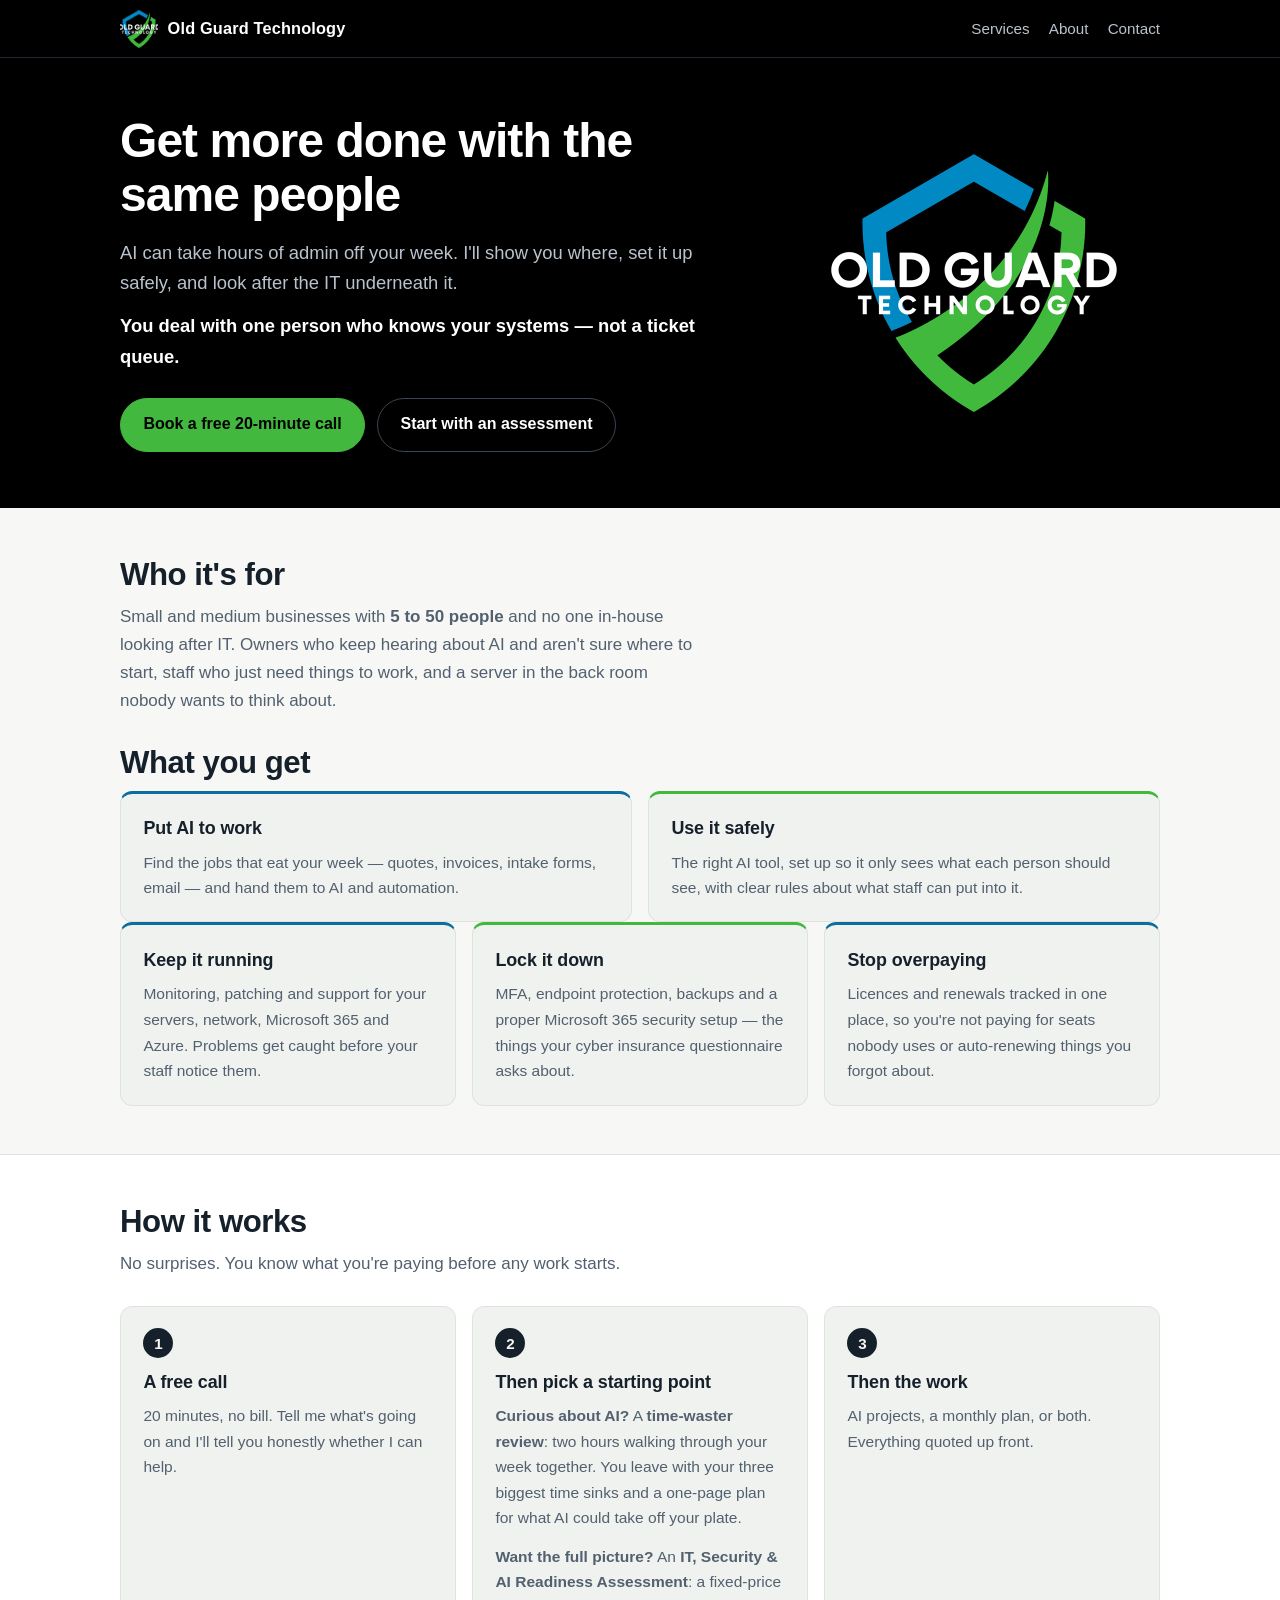
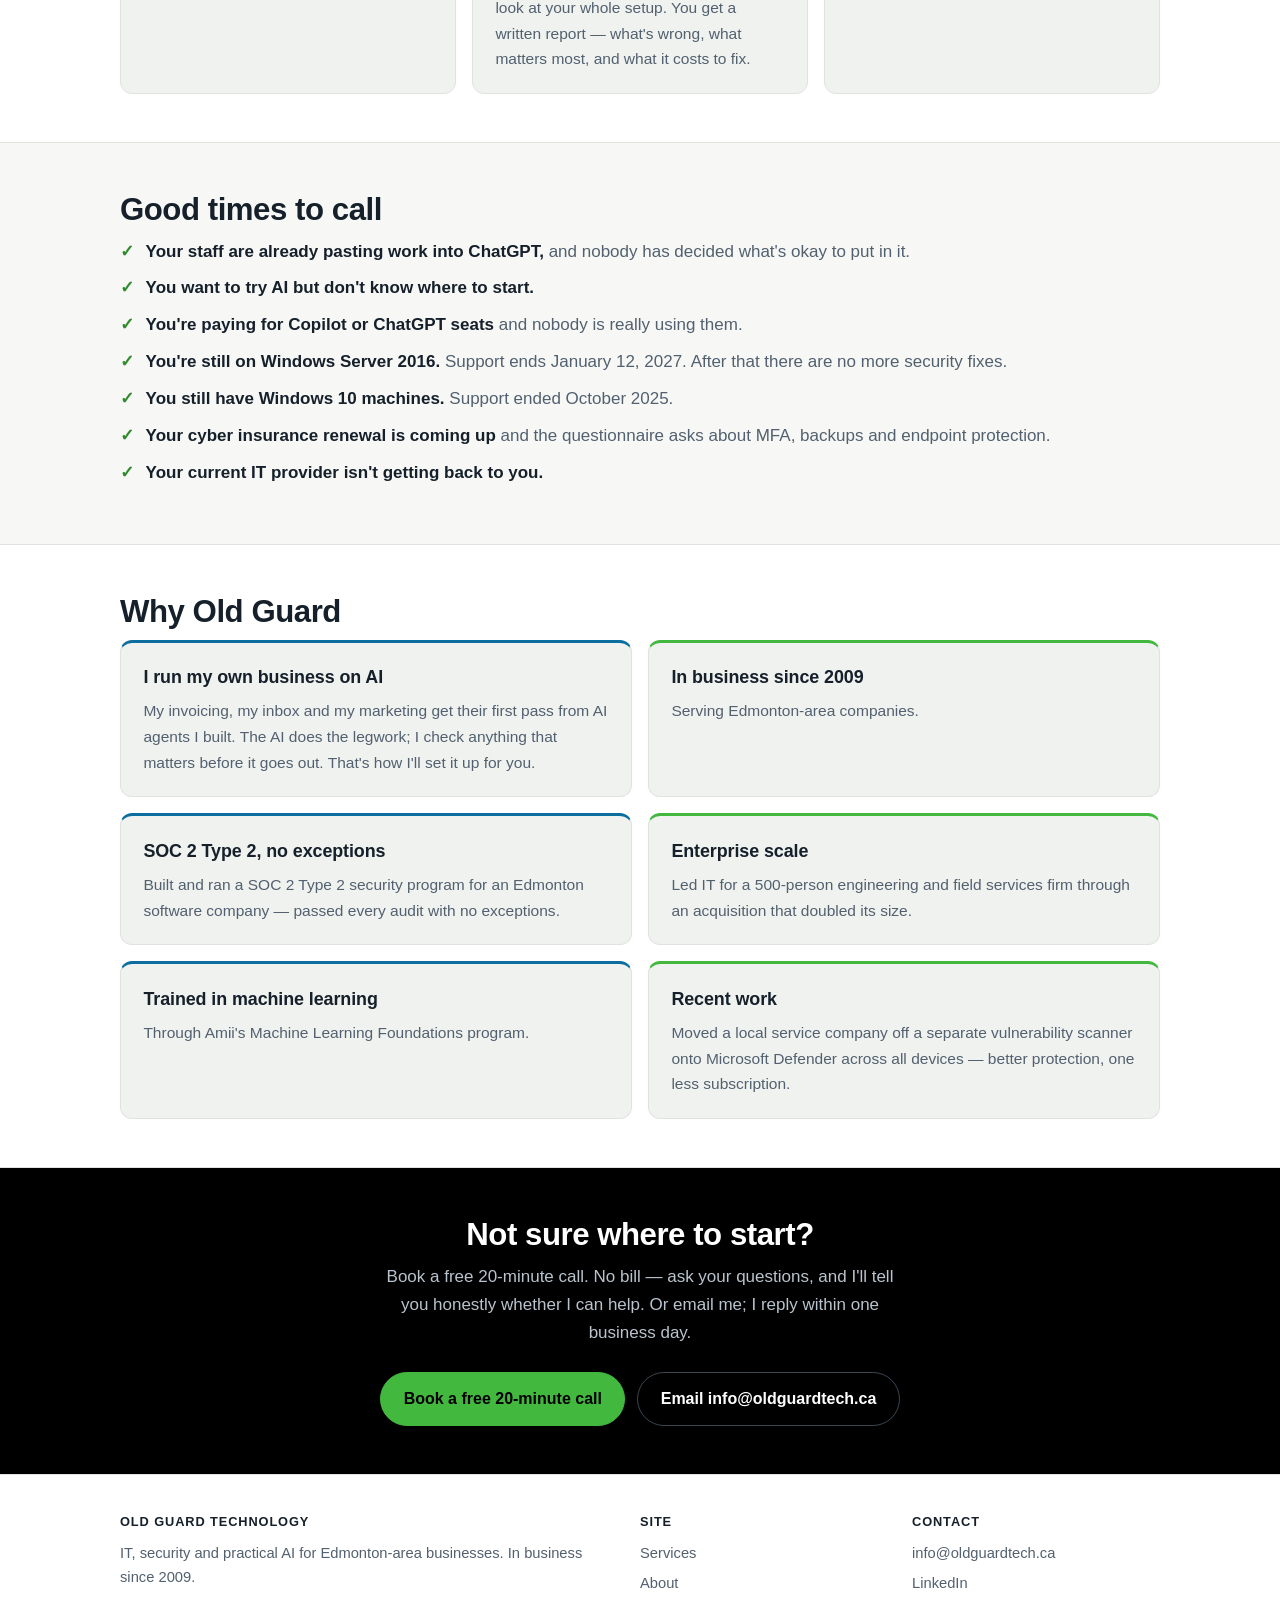
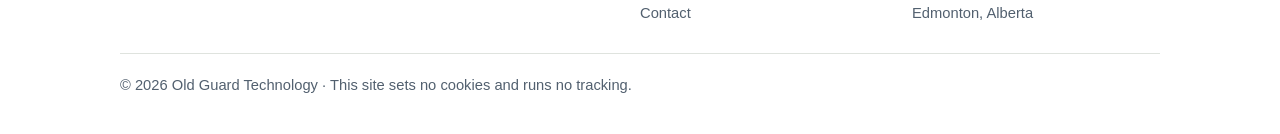
<file: index.html>
<!DOCTYPE html>
<html lang="en-CA">
<head>
<meta charset="utf-8">
<meta name="viewport" content="width=device-width, initial-scale=1">
<meta http-equiv="Content-Security-Policy" content="default-src 'none'; img-src 'self'; style-src 'self'; script-src https://static.cloudflareinsights.com; connect-src https://cloudflareinsights.com; base-uri 'none'; form-action 'none'">
<meta name="referrer" content="strict-origin-when-cross-origin">

<title>Old Guard Technology — IT, security and AI for Edmonton small businesses</title>
<meta name="description" content="Help for Edmonton-area small businesses to put AI to work safely and get more done with the same people, plus the IT and security underneath it. Since 2009.">
<link rel="canonical" href="https://oldguardtech.ca/">
<meta name="theme-color" content="#000000">

<meta property="og:type" content="website">
<meta property="og:site_name" content="Old Guard Technology">
<meta property="og:title" content="Old Guard Technology — IT, security and AI for Edmonton small businesses">
<meta property="og:description" content="AI can take hours of admin off your week. I'll show you where, set it up safely, and look after the IT underneath it.">
<meta property="og:url" content="https://oldguardtech.ca/">
<meta property="og:image" content="https://oldguardtech.ca/assets/img/og-image.png">
<meta property="og:image:width" content="1200">
<meta property="og:image:height" content="630">
<meta name="twitter:card" content="summary_large_image">

<link rel="icon" href="/assets/img/favicon-32.png" sizes="32x32">
<link rel="icon" href="/assets/img/icon-192.png" sizes="192x192">
<link rel="apple-touch-icon" href="/assets/img/icon-180.png">
<link rel="stylesheet" href="/assets/css/site.css">

<script type="application/ld+json">
{
  "@context": "https://schema.org",
  "@type": "ProfessionalService",
  "name": "Old Guard Technology",
  "url": "https://oldguardtech.ca/",
  "logo": "https://oldguardtech.ca/assets/img/icon-512.png",
  "image": "https://oldguardtech.ca/assets/img/og-image.png",
  "email": "info@oldguardtech.ca",
  "foundingDate": "2009",
  "founder": { "@type": "Person", "name": "Justin Tysdal" },
  "description": "IT, security and practical AI for Edmonton-area small and medium businesses.",
  "address": { "@type": "PostalAddress", "addressLocality": "Edmonton", "addressRegion": "AB", "addressCountry": "CA" },
  "areaServed": [{ "@type": "City", "name": "Edmonton" }, { "@type": "State", "name": "Alberta" }],
  "sameAs": ["https://www.linkedin.com/company/old-guard-technology/"]
}
</script>
</head>
<body>
<a class="skip" href="#main">Skip to content</a>

<header class="site-header">
  <div class="wrap-wide">
    <a class="brand" href="/"><img src="/assets/img/mark-96.png" alt="" width="38" height="38">Old Guard Technology</a>
    <nav class="site-nav" aria-label="Main">
      <a href="/services/">Services</a>
      <a href="/about/">About</a>
      <a href="/contact/">Contact</a>
    </nav>
  </div>
</header>

<main id="main">

<section class="hero">
  <div class="wrap-wide hero-grid">
    <div>
      <h1>Get more done with the same people</h1>
      <p class="lede">AI can take hours of admin off your week. I'll show you where, set it up safely, and look after the IT underneath it.</p>
      <p class="lede"><strong>You deal with one person who knows your systems — not a ticket queue.</strong></p>
      <div class="btn-row">
        <a class="btn" href="https://bookings.cloud.microsoft/bookwithme/user/91b056a5572d49d19f5694fa11f4fc5b@oldguardtech.ca/meetingtype/MKOHX8Jy9k2YTlgYU8E6Ow2?anonymous&amp;ismsaljsauthenabled">Book a free 20-minute call</a>
        <a class="btn btn-ghost" href="mailto:info@oldguardtech.ca?subject=IT%2C%20security%20and%20AI%20assessment">Start with an assessment</a>
      </div>
    </div>
    <img class="hero-logo" src="/assets/img/logo.png" alt="Old Guard Technology logo" width="640" height="640">
  </div>
</section>

<section>
  <div class="wrap-wide">
    <h2>Who it's for</h2>
    <p class="section-lede">Small and medium businesses with <strong>5 to 50 people</strong> and no one in-house looking after IT. Owners who keep hearing about AI and aren't sure where to start, staff who just need things to work, and a server in the back room nobody wants to think about.</p>

    <h2>What you get</h2>
    <div class="cards cards-2">
      <div class="card">
        <h3>Put AI to work</h3>
        <p>Find the jobs that eat your week — quotes, invoices, intake forms, email — and hand them to AI and automation.</p>
      </div>
      <div class="card">
        <h3>Use it safely</h3>
        <p>The right AI tool, set up so it only sees what each person should see, with clear rules about what staff can put into it.</p>
      </div>
    </div>
    <div class="cards cards-3" style="margin-top:1rem">
      <div class="card">
        <h3>Keep it running</h3>
        <p>Monitoring, patching and support for your servers, network, Microsoft 365 and Azure. Problems get caught before your staff notice them.</p>
      </div>
      <div class="card">
        <h3>Lock it down</h3>
        <p>MFA, endpoint protection, backups and a proper Microsoft 365 security setup — the things your cyber insurance questionnaire asks about.</p>
      </div>
      <div class="card">
        <h3>Stop overpaying</h3>
        <p>Licences and renewals tracked in one place, so you're not paying for seats nobody uses or auto-renewing things you forgot about.</p>
      </div>
    </div>
  </div>
</section>

<section class="section-alt">
  <div class="wrap-wide">
    <h2>How it works</h2>
    <p class="section-lede">No surprises. You know what you're paying before any work starts.</p>
    <ol class="steps">
      <li>
        <h3>A free call</h3>
        <p>20 minutes, no bill. Tell me what's going on and I'll tell you honestly whether I can help.</p>
      </li>
      <li>
        <h3>Then pick a starting point</h3>
        <p><strong>Curious about AI?</strong> A <strong>time-waster review</strong>: two hours walking through your week together. You leave with your three biggest time sinks and a one-page plan for what AI could take off your plate.</p>
        <p><strong>Want the full picture?</strong> An <strong>IT, Security &amp; AI Readiness Assessment</strong>: a fixed-price look at your whole setup. You get a written report — what's wrong, what matters most, and what it costs to fix.</p>
      </li>
      <li>
        <h3>Then the work</h3>
        <p>AI projects, a monthly plan, or both. Everything quoted up front.</p>
      </li>
    </ol>
  </div>
</section>

<section>
  <div class="wrap-wide">
    <h2>Good times to call</h2>
    <ul class="checks">
      <li><strong>Your staff are already pasting work into ChatGPT,</strong> <span>and nobody has decided what's okay to put in it.</span></li>
      <li><strong>You want to try AI but don't know where to start.</strong></li>
      <li><strong>You're paying for Copilot or ChatGPT seats</strong> <span>and nobody is really using them.</span></li>
      <li><strong>You're still on Windows Server 2016.</strong> <span>Support ends January 12, 2027. After that there are no more security fixes.</span></li>
      <li><strong>You still have Windows 10 machines.</strong> <span>Support ended October 2025.</span></li>
      <li><strong>Your cyber insurance renewal is coming up</strong> <span>and the questionnaire asks about MFA, backups and endpoint protection.</span></li>
      <li><strong>Your current IT provider isn't getting back to you.</strong></li>
    </ul>
  </div>
</section>

<section class="section-alt">
  <div class="wrap-wide">
    <h2>Why Old Guard</h2>
    <div class="cards cards-2">
      <div class="card">
        <h3>I run my own business on AI</h3>
        <p>My invoicing, my inbox and my marketing get their first pass from AI agents I built. The AI does the legwork; I check anything that matters before it goes out. That's how I'll set it up for you.</p>
      </div>
      <div class="card">
        <h3>In business since 2009</h3>
        <p>Serving Edmonton-area companies.</p>
      </div>
      <div class="card">
        <h3>SOC 2 Type 2, no exceptions</h3>
        <p>Built and ran a SOC 2 Type 2 security program for an Edmonton software company — passed every audit with no exceptions.</p>
      </div>
      <div class="card">
        <h3>Enterprise scale</h3>
        <p>Led IT for a 500-person engineering and field services firm through an acquisition that doubled its size.</p>
      </div>
      <div class="card">
        <h3>Trained in machine learning</h3>
        <p>Through Amii's Machine Learning Foundations program.</p>
      </div>
      <div class="card">
        <h3>Recent work</h3>
        <p>Moved a local service company off a separate vulnerability scanner onto Microsoft Defender across all devices — better protection, one less subscription.</p>
      </div>
    </div>
  </div>
</section>

<section class="cta">
  <div class="wrap">
    <h2>Not sure where to start?</h2>
    <p>Book a free 20-minute call. No bill — ask your questions, and I'll tell you honestly whether I can help. Or email me; I reply within one business day.</p>
    <div class="btn-row">
      <a class="btn" href="https://bookings.cloud.microsoft/bookwithme/user/91b056a5572d49d19f5694fa11f4fc5b@oldguardtech.ca/meetingtype/MKOHX8Jy9k2YTlgYU8E6Ow2?anonymous&amp;ismsaljsauthenabled">Book a free 20-minute call</a>
      <a class="btn btn-ghost" href="mailto:info@oldguardtech.ca">Email info@oldguardtech.ca</a>
    </div>
  </div>
</section>

</main>

<footer class="site-footer">
  <div class="wrap-wide">
    <div class="cols">
      <div>
        <h4>Old Guard Technology</h4>
        <p>IT, security and practical AI for Edmonton-area businesses. In business since 2009.</p>
      </div>
      <div>
        <h4>Site</h4>
        <ul>
          <li><a href="/services/">Services</a></li>
          <li><a href="/about/">About</a></li>
          <li><a href="/contact/">Contact</a></li>
        </ul>
      </div>
      <div>
        <h4>Contact</h4>
        <ul>
          <li><a href="mailto:info@oldguardtech.ca">info@oldguardtech.ca</a></li>
          <li><a href="https://www.linkedin.com/company/old-guard-technology/">LinkedIn</a></li>
          <li>Edmonton, Alberta</li>
        </ul>
      </div>
    </div>
    <p class="legal">© 2026 Old Guard Technology · This site sets no cookies and runs no tracking.</p>
  </div>
</footer>
<!-- Cloudflare Web Analytics: cookie-free page counts -->
<script defer src="https://static.cloudflareinsights.com/beacon.min.js" data-cf-beacon='{"token": "a5a62e45a2264e70b2c6161f78c5a65e"}'></script>
</body>
</html>
</file>
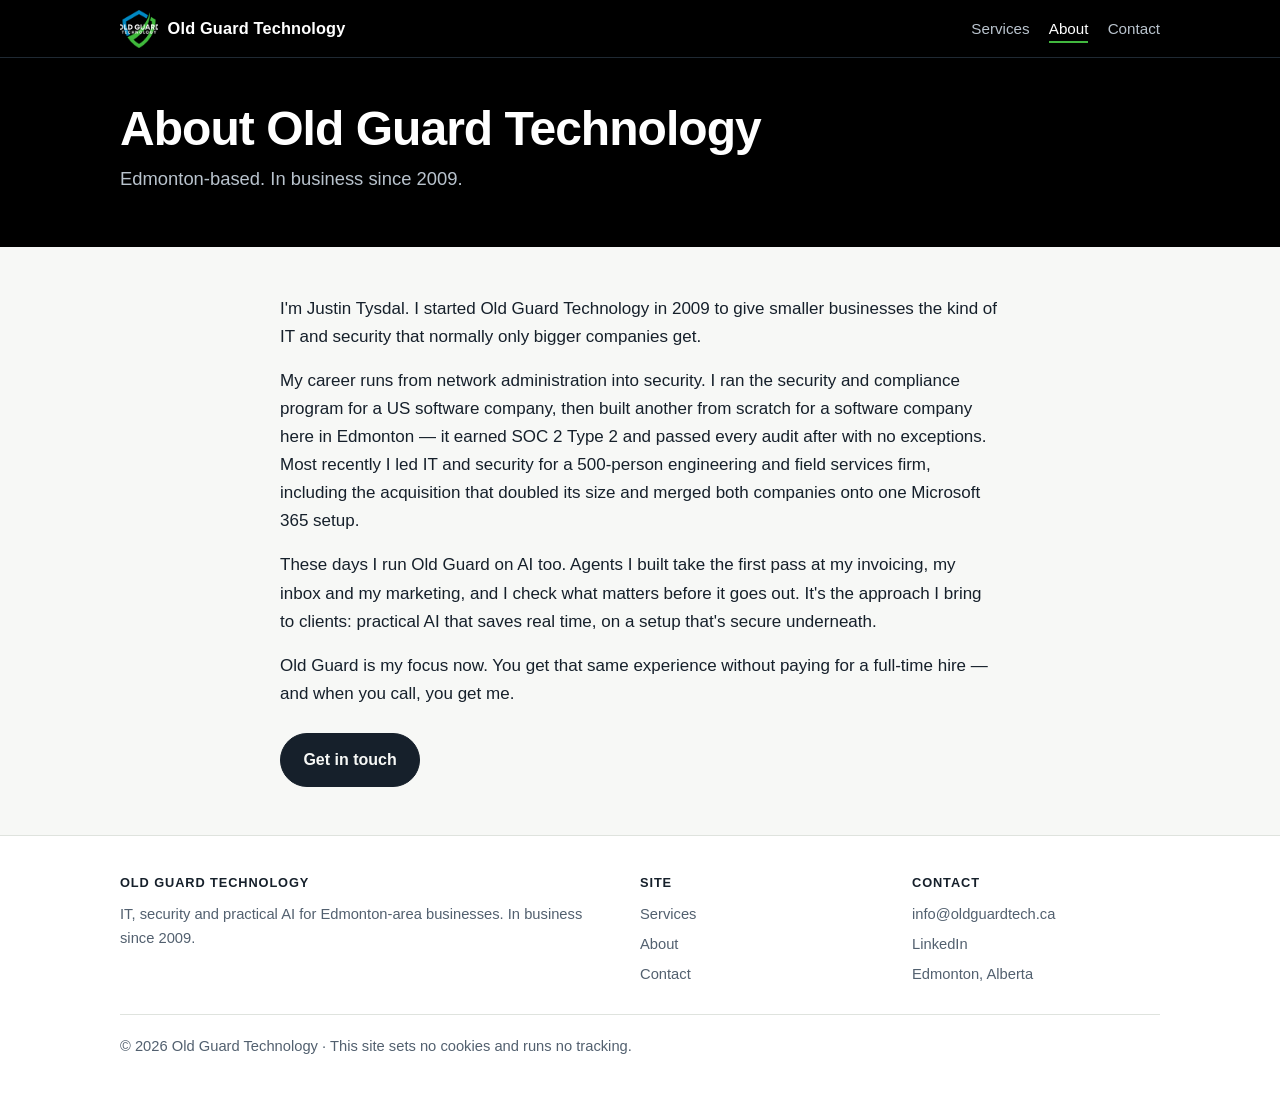
<file: about/index.html>
<!DOCTYPE html>
<html lang="en-CA">
<head>
<meta charset="utf-8">
<meta name="viewport" content="width=device-width, initial-scale=1">
<meta http-equiv="Content-Security-Policy" content="default-src 'none'; img-src 'self'; style-src 'self'; script-src https://static.cloudflareinsights.com; connect-src https://cloudflareinsights.com; base-uri 'none'; form-action 'none'">
<meta name="referrer" content="strict-origin-when-cross-origin">

<title>About — Old Guard Technology</title>
<meta name="description" content="Justin Tysdal started Old Guard Technology in 2009 to give smaller businesses the kind of IT and security that normally only bigger companies get.">
<link rel="canonical" href="https://oldguardtech.ca/about/">
<meta name="theme-color" content="#000000">

<meta property="og:type" content="website">
<meta property="og:site_name" content="Old Guard Technology">
<meta property="og:title" content="About — Old Guard Technology">
<meta property="og:description" content="Enterprise IT and security experience for Edmonton small businesses — and when you call, you get me.">
<meta property="og:url" content="https://oldguardtech.ca/about/">
<meta property="og:image" content="https://oldguardtech.ca/assets/img/og-image.png">
<meta name="twitter:card" content="summary_large_image">

<link rel="icon" href="/assets/img/favicon-32.png" sizes="32x32">
<link rel="icon" href="/assets/img/icon-192.png" sizes="192x192">
<link rel="apple-touch-icon" href="/assets/img/icon-180.png">
<link rel="stylesheet" href="/assets/css/site.css">
</head>
<body>
<a class="skip" href="#main">Skip to content</a>

<header class="site-header">
  <div class="wrap-wide">
    <a class="brand" href="/"><img src="/assets/img/mark-96.png" alt="" width="38" height="38">Old Guard Technology</a>
    <nav class="site-nav" aria-label="Main">
      <a href="/services/">Services</a>
      <a href="/about/" aria-current="page">About</a>
      <a href="/contact/">Contact</a>
    </nav>
  </div>
</header>

<main id="main">

<section class="hero hero-small">
  <div class="wrap-wide">
    <h1>About Old Guard Technology</h1>
    <p class="lede">Edmonton-based. In business since 2009.</p>
  </div>
</section>

<section>
  <div class="wrap prose">
    <p>I'm Justin Tysdal. I started Old Guard Technology in 2009 to give smaller businesses the kind of IT and security that normally only bigger companies get.</p>
    <p>My career runs from network administration into security. I ran the security and compliance program for a US software company, then built another from scratch for a software company here in Edmonton — it earned SOC 2 Type 2 and passed every audit after with no exceptions. Most recently I led IT and security for a 500-person engineering and field services firm, including the acquisition that doubled its size and merged both companies onto one Microsoft 365 setup.</p>
    <p>These days I run Old Guard on AI too. Agents I built take the first pass at my invoicing, my inbox and my marketing, and I check what matters before it goes out. It's the approach I bring to clients: practical AI that saves real time, on a setup that's secure underneath.</p>
    <p>Old Guard is my focus now. You get that same experience without paying for a full-time hire — and when you call, you get me.</p>
    <div class="btn-row">
      <a class="btn btn-dark" href="/contact/">Get in touch</a>
    </div>
  </div>
</section>

</main>

<footer class="site-footer">
  <div class="wrap-wide">
    <div class="cols">
      <div>
        <h4>Old Guard Technology</h4>
        <p>IT, security and practical AI for Edmonton-area businesses. In business since 2009.</p>
      </div>
      <div>
        <h4>Site</h4>
        <ul>
          <li><a href="/services/">Services</a></li>
          <li><a href="/about/">About</a></li>
          <li><a href="/contact/">Contact</a></li>
        </ul>
      </div>
      <div>
        <h4>Contact</h4>
        <ul>
          <li><a href="mailto:info@oldguardtech.ca">info@oldguardtech.ca</a></li>
          <li><a href="https://www.linkedin.com/company/old-guard-technology/">LinkedIn</a></li>
          <li>Edmonton, Alberta</li>
        </ul>
      </div>
    </div>
    <p class="legal">© 2026 Old Guard Technology · This site sets no cookies and runs no tracking.</p>
  </div>
</footer>
<!-- Cloudflare Web Analytics: cookie-free page counts -->
<script defer src="https://static.cloudflareinsights.com/beacon.min.js" data-cf-beacon='{"token": "a5a62e45a2264e70b2c6161f78c5a65e"}'></script>
</body>
</html>
</file>
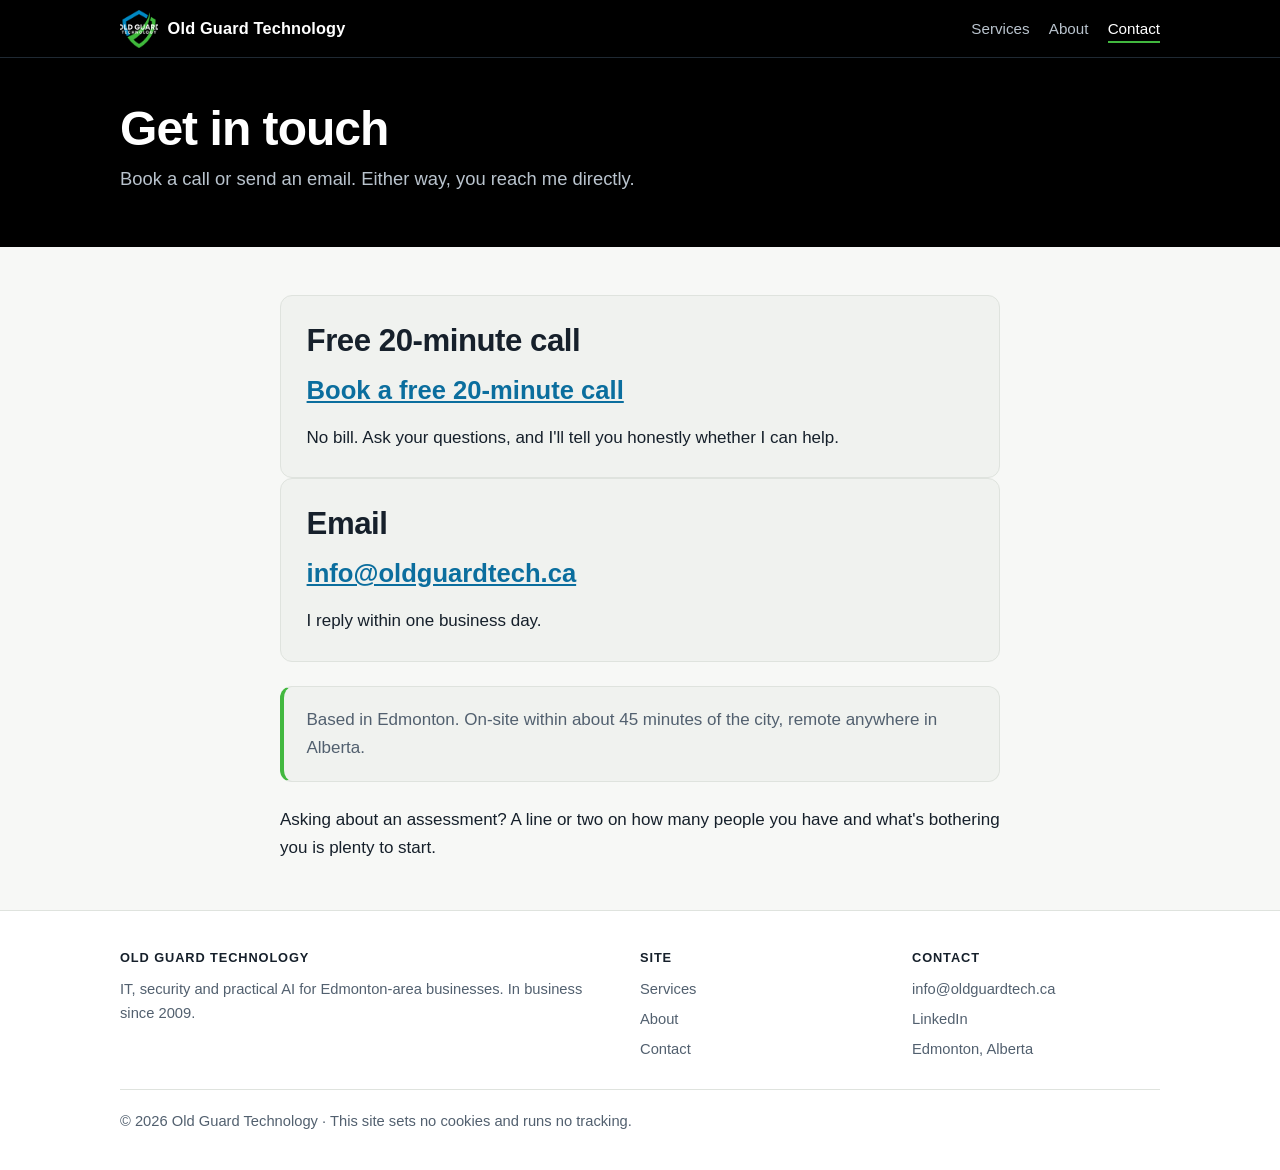
<file: contact/index.html>
<!DOCTYPE html>
<html lang="en-CA">
<head>
<meta charset="utf-8">
<meta name="viewport" content="width=device-width, initial-scale=1">
<meta http-equiv="Content-Security-Policy" content="default-src 'none'; img-src 'self'; style-src 'self'; script-src https://static.cloudflareinsights.com; connect-src https://cloudflareinsights.com; base-uri 'none'; form-action 'none'">
<meta name="referrer" content="strict-origin-when-cross-origin">

<title>Contact — Old Guard Technology</title>
<meta name="description" content="Email info@oldguardtech.ca. Replies within one business day. Based in Edmonton; on-site within about 45 minutes of the city, remote anywhere in Alberta.">
<link rel="canonical" href="https://oldguardtech.ca/contact/">
<meta name="theme-color" content="#000000">

<meta property="og:type" content="website">
<meta property="og:site_name" content="Old Guard Technology">
<meta property="og:title" content="Contact — Old Guard Technology">
<meta property="og:description" content="Email info@oldguardtech.ca — replies within one business day.">
<meta property="og:url" content="https://oldguardtech.ca/contact/">
<meta property="og:image" content="https://oldguardtech.ca/assets/img/og-image.png">
<meta name="twitter:card" content="summary_large_image">

<link rel="icon" href="/assets/img/favicon-32.png" sizes="32x32">
<link rel="icon" href="/assets/img/icon-192.png" sizes="192x192">
<link rel="apple-touch-icon" href="/assets/img/icon-180.png">
<link rel="stylesheet" href="/assets/css/site.css">
</head>
<body>
<a class="skip" href="#main">Skip to content</a>

<header class="site-header">
  <div class="wrap-wide">
    <a class="brand" href="/"><img src="/assets/img/mark-96.png" alt="" width="38" height="38">Old Guard Technology</a>
    <nav class="site-nav" aria-label="Main">
      <a href="/services/">Services</a>
      <a href="/about/">About</a>
      <a href="/contact/" aria-current="page">Contact</a>
    </nav>
  </div>
</header>

<main id="main">

<section class="hero hero-small">
  <div class="wrap-wide">
    <h1>Get in touch</h1>
    <p class="lede">Book a call or send an email. Either way, you reach me directly.</p>
  </div>
</section>

<section>
  <div class="wrap">
    <div class="contact-card">
      <h2 style="font-size:1rem;color:var(--muted);font-weight:600;margin-bottom:.3rem">Free 20-minute call</h2>
      <p class="email"><a href="https://bookings.cloud.microsoft/bookwithme/user/91b056a5572d49d19f5694fa11f4fc5b@oldguardtech.ca/meetingtype/MKOHX8Jy9k2YTlgYU8E6Ow2?anonymous&amp;ismsaljsauthenabled">Book a free 20-minute call</a></p>
      <p style="margin-top:.6rem">No bill. Ask your questions, and I'll tell you honestly whether I can help.</p>
    </div>

    <div class="contact-card" style="margin-top:1rem">
      <h2 style="font-size:1rem;color:var(--muted);font-weight:600;margin-bottom:.3rem">Email</h2>
      <p class="email"><a href="mailto:info@oldguardtech.ca">info@oldguardtech.ca</a></p>
      <p style="margin-top:.6rem">I reply within one business day.</p>
    </div>

    <div class="callout">
      <p>Based in Edmonton. On-site within about 45 minutes of the city, remote anywhere in Alberta.</p>
    </div>

    <p style="color:var(--muted)">Asking about an assessment? A line or two on how many people you have and what's bothering you is plenty to start.</p>
  </div>
</section>

</main>

<footer class="site-footer">
  <div class="wrap-wide">
    <div class="cols">
      <div>
        <h4>Old Guard Technology</h4>
        <p>IT, security and practical AI for Edmonton-area businesses. In business since 2009.</p>
      </div>
      <div>
        <h4>Site</h4>
        <ul>
          <li><a href="/services/">Services</a></li>
          <li><a href="/about/">About</a></li>
          <li><a href="/contact/">Contact</a></li>
        </ul>
      </div>
      <div>
        <h4>Contact</h4>
        <ul>
          <li><a href="mailto:info@oldguardtech.ca">info@oldguardtech.ca</a></li>
          <li><a href="https://www.linkedin.com/company/old-guard-technology/">LinkedIn</a></li>
          <li>Edmonton, Alberta</li>
        </ul>
      </div>
    </div>
    <p class="legal">© 2026 Old Guard Technology · This site sets no cookies and runs no tracking.</p>
  </div>
</footer>
<!-- Cloudflare Web Analytics: cookie-free page counts -->
<script defer src="https://static.cloudflareinsights.com/beacon.min.js" data-cf-beacon='{"token": "a5a62e45a2264e70b2c6161f78c5a65e"}'></script>
</body>
</html>
</file>
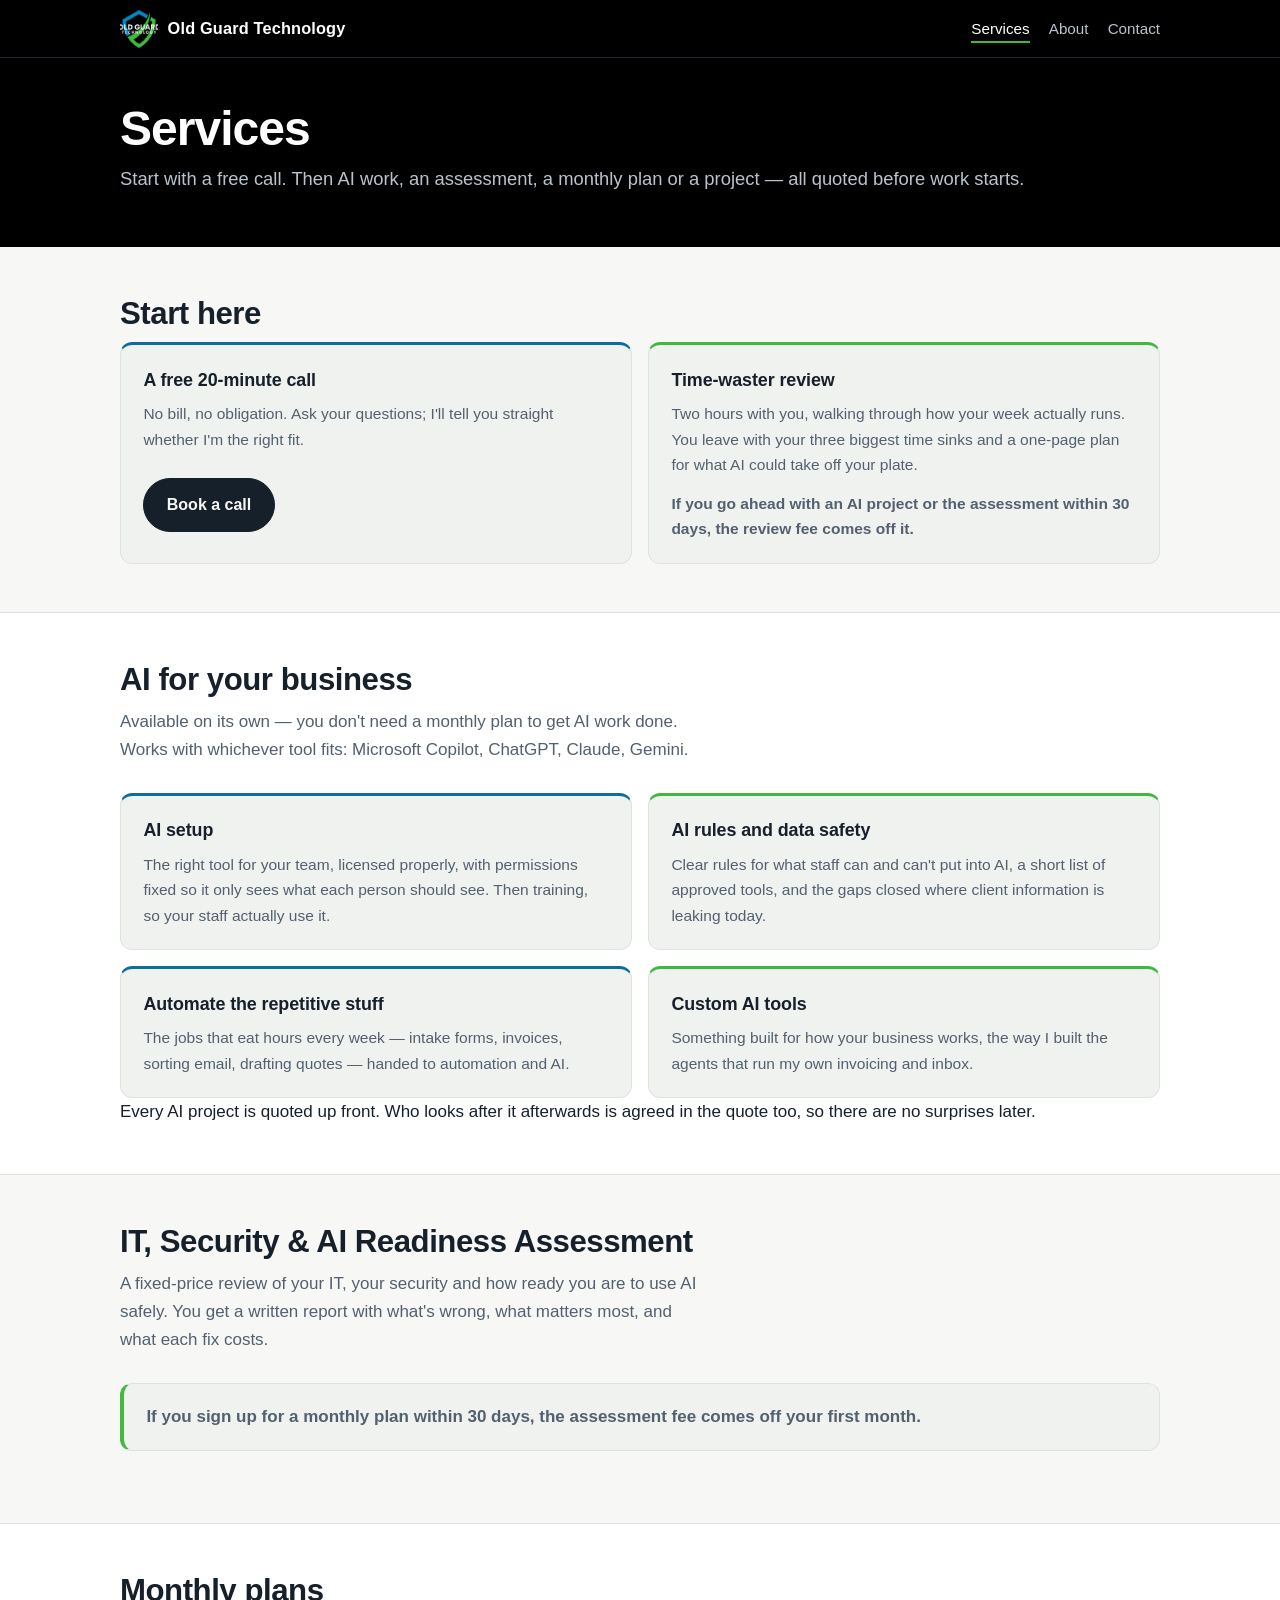
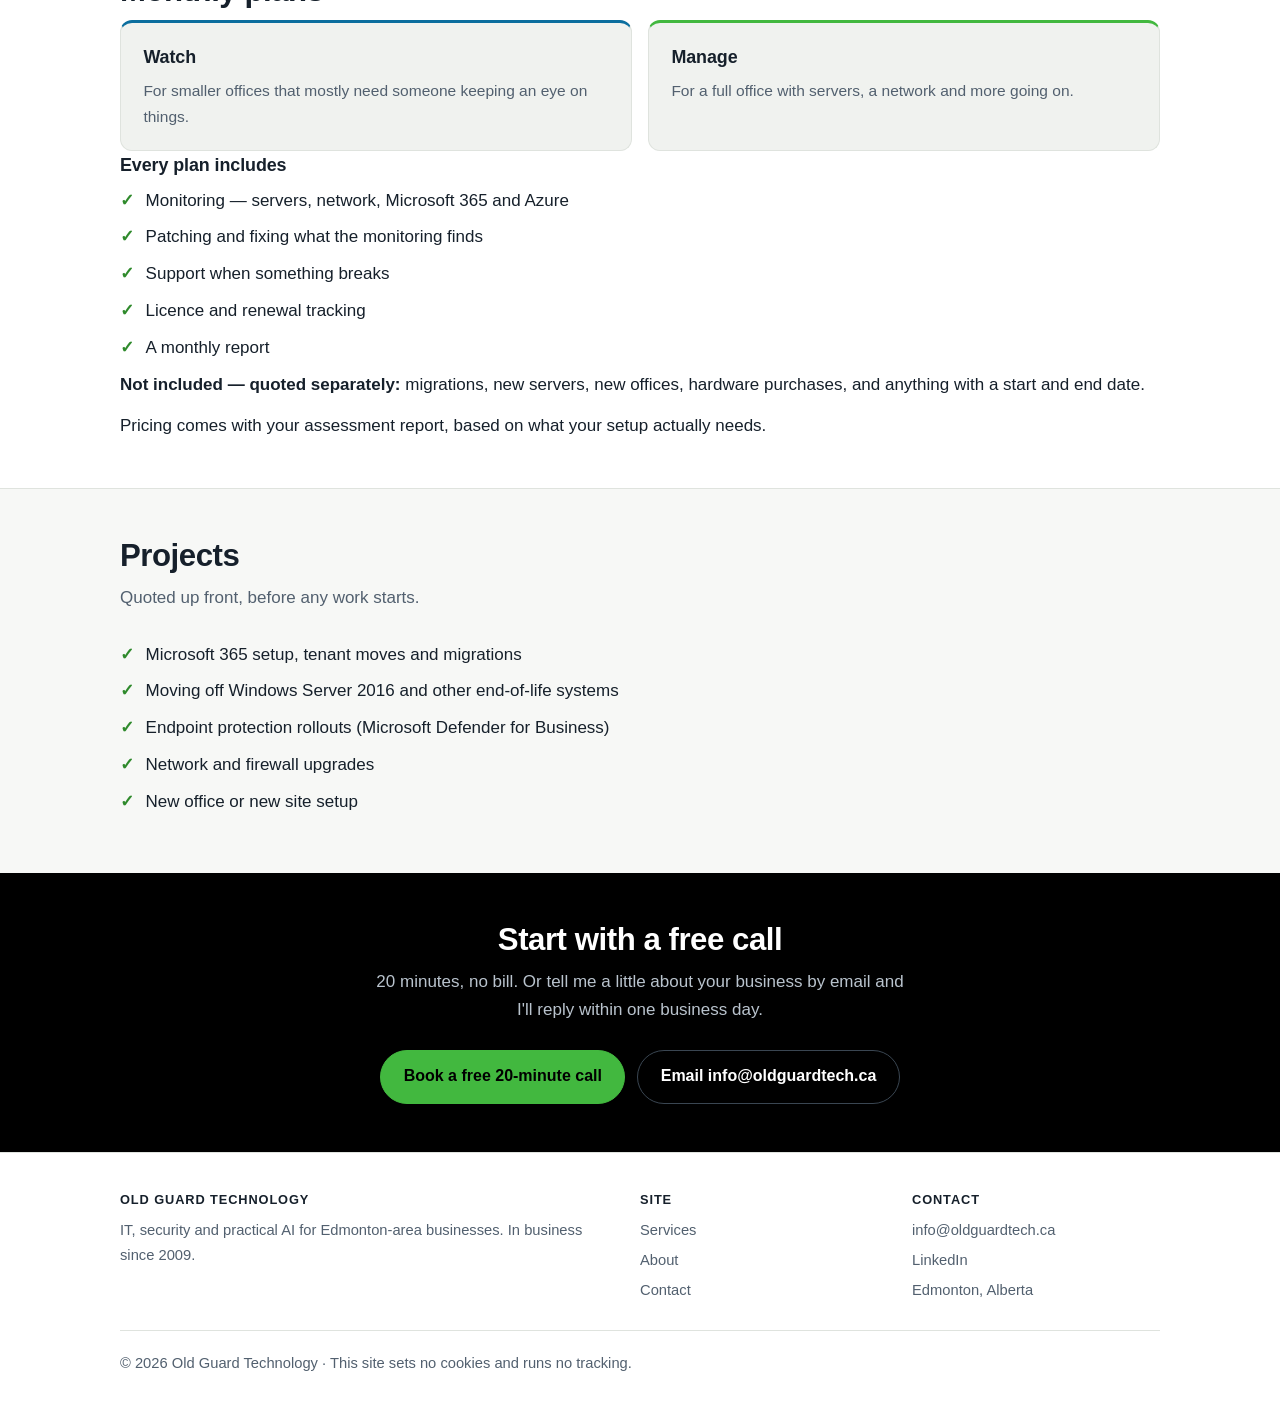
<file: services/index.html>
<!DOCTYPE html>
<html lang="en-CA">
<head>
<meta charset="utf-8">
<meta name="viewport" content="width=device-width, initial-scale=1">
<meta http-equiv="Content-Security-Policy" content="default-src 'none'; img-src 'self'; style-src 'self'; script-src https://static.cloudflareinsights.com; connect-src https://cloudflareinsights.com; base-uri 'none'; form-action 'none'">
<meta name="referrer" content="strict-origin-when-cross-origin">

<title>Services — Old Guard Technology</title>
<meta name="description" content="Practical AI, IT and security assessments, monthly managed IT plans, and fixed-quote projects for Edmonton-area small and medium businesses.">
<link rel="canonical" href="https://oldguardtech.ca/services/">
<meta name="theme-color" content="#000000">

<meta property="og:type" content="website">
<meta property="og:site_name" content="Old Guard Technology">
<meta property="og:title" content="Services — Old Guard Technology">
<meta property="og:description" content="A free call, AI for your business, an assessment, monthly plans, and projects quoted up front.">
<meta property="og:url" content="https://oldguardtech.ca/services/">
<meta property="og:image" content="https://oldguardtech.ca/assets/img/og-image.png">
<meta name="twitter:card" content="summary_large_image">

<link rel="icon" href="/assets/img/favicon-32.png" sizes="32x32">
<link rel="icon" href="/assets/img/icon-192.png" sizes="192x192">
<link rel="apple-touch-icon" href="/assets/img/icon-180.png">
<link rel="stylesheet" href="/assets/css/site.css">
</head>
<body>
<a class="skip" href="#main">Skip to content</a>

<header class="site-header">
  <div class="wrap-wide">
    <a class="brand" href="/"><img src="/assets/img/mark-96.png" alt="" width="38" height="38">Old Guard Technology</a>
    <nav class="site-nav" aria-label="Main">
      <a href="/services/" aria-current="page">Services</a>
      <a href="/about/">About</a>
      <a href="/contact/">Contact</a>
    </nav>
  </div>
</header>

<main id="main">

<section class="hero hero-small">
  <div class="wrap-wide">
    <h1>Services</h1>
    <p class="lede">Start with a free call. Then AI work, an assessment, a monthly plan or a project — all quoted before work starts.</p>
  </div>
</section>

<section>
  <div class="wrap-wide">
    <h2>Start here</h2>
    <div class="cards cards-2">
      <div class="card">
        <h3>A free 20-minute call</h3>
        <p>No bill, no obligation. Ask your questions; I'll tell you straight whether I'm the right fit.</p>
        <div class="btn-row" style="margin-top:1rem">
          <a class="btn btn-dark" href="https://bookings.cloud.microsoft/bookwithme/user/91b056a5572d49d19f5694fa11f4fc5b@oldguardtech.ca/meetingtype/MKOHX8Jy9k2YTlgYU8E6Ow2?anonymous&amp;ismsaljsauthenabled">Book a call</a>
        </div>
      </div>
      <div class="card">
        <h3>Time-waster review</h3>
        <p>Two hours with you, walking through how your week actually runs. You leave with your three biggest time sinks and a one-page plan for what AI could take off your plate.</p>
        <p><strong>If you go ahead with an AI project or the assessment within 30 days, the review fee comes off it.</strong></p>
      </div>
    </div>
  </div>
</section>

<section class="section-alt">
  <div class="wrap-wide">
    <h2>AI for your business</h2>
    <p class="section-lede">Available on its own — you don't need a monthly plan to get AI work done. Works with whichever tool fits: Microsoft Copilot, ChatGPT, Claude, Gemini.</p>
    <div class="cards cards-2">
      <div class="card">
        <h3>AI setup</h3>
        <p>The right tool for your team, licensed properly, with permissions fixed so it only sees what each person should see. Then training, so your staff actually use it.</p>
      </div>
      <div class="card">
        <h3>AI rules and data safety</h3>
        <p>Clear rules for what staff can and can't put into AI, a short list of approved tools, and the gaps closed where client information is leaking today.</p>
      </div>
      <div class="card">
        <h3>Automate the repetitive stuff</h3>
        <p>The jobs that eat hours every week — intake forms, invoices, sorting email, drafting quotes — handed to automation and AI.</p>
      </div>
      <div class="card">
        <h3>Custom AI tools</h3>
        <p>Something built for how your business works, the way I built the agents that run my own invoicing and inbox.</p>
      </div>
    </div>
    <p style="margin-top:1.4rem">Every AI project is quoted up front. Who looks after it afterwards is agreed in the quote too, so there are no surprises later.</p>
  </div>
</section>

<section>
  <div class="wrap-wide">
    <h2>IT, Security &amp; AI Readiness Assessment</h2>
    <p class="section-lede">A fixed-price review of your IT, your security and how ready you are to use AI safely. You get a written report with what's wrong, what matters most, and what each fix costs.</p>
    <div class="callout">
      <p><strong>If you sign up for a monthly plan within 30 days, the assessment fee comes off your first month.</strong></p>
    </div>
  </div>
</section>

<section class="section-alt">
  <div class="wrap-wide">
    <h2>Monthly plans</h2>
    <div class="cards cards-2">
      <div class="card">
        <h3>Watch</h3>
        <p>For smaller offices that mostly need someone keeping an eye on things.</p>
      </div>
      <div class="card">
        <h3>Manage</h3>
        <p>For a full office with servers, a network and more going on.</p>
      </div>
    </div>

    <h3 style="margin-top:2rem">Every plan includes</h3>
    <ul class="checks">
      <li>Monitoring — servers, network, Microsoft 365 and Azure</li>
      <li>Patching and fixing what the monitoring finds</li>
      <li>Support when something breaks</li>
      <li>Licence and renewal tracking</li>
      <li>A monthly report</li>
    </ul>

    <p style="margin-top:1.4rem"><strong>Not included — quoted separately:</strong> migrations, new servers, new offices, hardware purchases, and anything with a start and end date.</p>
    <p style="margin-top:.8rem;color:var(--muted)">Pricing comes with your assessment report, based on what your setup actually needs.</p>
  </div>
</section>

<section>
  <div class="wrap-wide">
    <h2>Projects</h2>
    <p class="section-lede">Quoted up front, before any work starts.</p>
    <ul class="checks">
      <li>Microsoft 365 setup, tenant moves and migrations</li>
      <li>Moving off Windows Server 2016 and other end-of-life systems</li>
      <li>Endpoint protection rollouts (Microsoft Defender for Business)</li>
      <li>Network and firewall upgrades</li>
      <li>New office or new site setup</li>
    </ul>
  </div>
</section>

<section class="cta">
  <div class="wrap">
    <h2>Start with a free call</h2>
    <p>20 minutes, no bill. Or tell me a little about your business by email and I'll reply within one business day.</p>
    <div class="btn-row">
      <a class="btn" href="https://bookings.cloud.microsoft/bookwithme/user/91b056a5572d49d19f5694fa11f4fc5b@oldguardtech.ca/meetingtype/MKOHX8Jy9k2YTlgYU8E6Ow2?anonymous&amp;ismsaljsauthenabled">Book a free 20-minute call</a>
      <a class="btn btn-ghost" href="mailto:info@oldguardtech.ca">Email info@oldguardtech.ca</a>
    </div>
  </div>
</section>

</main>

<footer class="site-footer">
  <div class="wrap-wide">
    <div class="cols">
      <div>
        <h4>Old Guard Technology</h4>
        <p>IT, security and practical AI for Edmonton-area businesses. In business since 2009.</p>
      </div>
      <div>
        <h4>Site</h4>
        <ul>
          <li><a href="/services/">Services</a></li>
          <li><a href="/about/">About</a></li>
          <li><a href="/contact/">Contact</a></li>
        </ul>
      </div>
      <div>
        <h4>Contact</h4>
        <ul>
          <li><a href="mailto:info@oldguardtech.ca">info@oldguardtech.ca</a></li>
          <li><a href="https://www.linkedin.com/company/old-guard-technology/">LinkedIn</a></li>
          <li>Edmonton, Alberta</li>
        </ul>
      </div>
    </div>
    <p class="legal">© 2026 Old Guard Technology · This site sets no cookies and runs no tracking.</p>
  </div>
</footer>
<!-- Cloudflare Web Analytics: cookie-free page counts -->
<script defer src="https://static.cloudflareinsights.com/beacon.min.js" data-cf-beacon='{"token": "a5a62e45a2264e70b2c6161f78c5a65e"}'></script>
</body>
</html>
</file>
<file: assets/css/site.css>
/* Old Guard Technology — shared stylesheet
   Palette sampled from the logo: shield blue #028bc5, check green #42b83f, black ground */

:root {
  --paper:   #f7f8f6;
  --surface: #ffffff;
  --card:    #f0f2ef;
  --border:  #dfe3de;
  --ink:     #0d1117;
  --fg:      #16202b;
  --muted:   #52606f;
  --blue:    #0b6e9e;   /* darkened shield blue — passes AA on white */
  --green:   #42b83f;
  --green-d: #2f8a2c;
  --link:    #0b6e9e;
  --hero-bg: #000000;
  --hero-fg: #ffffff;
  --hero-mu: #b9c3cd;
  --radius:  12px;
  --maxw:    760px;
}

@media (prefers-color-scheme: dark) {
  :root {
    --paper:   #0d1117;
    --surface: #121821;
    --card:    #17202b;
    --border:  #263241;
    --fg:      #e7edf3;
    --muted:   #9fb0c0;
    --blue:    #4db3e6;
    --link:    #6cc3ef;
    --green-d: #5fcb5c;
  }
}

* { box-sizing: border-box; margin: 0; padding: 0; }

html { -webkit-text-size-adjust: 100%; scroll-behavior: smooth; }

body {
  background: var(--paper);
  color: var(--fg);
  font: 17px/1.65 -apple-system, BlinkMacSystemFont, "Segoe UI", Roboto,
        "Helvetica Neue", Arial, sans-serif;
  text-rendering: optimizeLegibility;
}

img { max-width: 100%; height: auto; display: block; }
a { color: var(--link); }
a:hover { text-decoration: none; }

.wrap { max-width: var(--maxw); margin: 0 auto; padding: 0 1.25rem; }
.wrap-wide { max-width: 1080px; margin: 0 auto; padding: 0 1.25rem; }

/* ---------- site header ---------- */
.site-header {
  background: var(--hero-bg);
  border-bottom: 1px solid #1f2933;
  position: sticky; top: 0; z-index: 20;
}
.site-header .wrap-wide {
  display: flex; align-items: center; gap: 1rem; flex-wrap: wrap;
  padding-top: .6rem; padding-bottom: .6rem;
}
.brand {
  display: flex; align-items: center; gap: .6rem;
  font-weight: 700; color: var(--hero-fg); text-decoration: none;
  font-size: 1.02rem; letter-spacing: .01em;
}
.brand img { width: 38px; height: 38px; }
.site-nav { margin-left: auto; display: flex; gap: 1.2rem; flex-wrap: wrap; }
.site-nav a {
  color: var(--hero-mu); text-decoration: none; font-size: .95rem; font-weight: 500;
}
.site-nav a:hover, .site-nav a[aria-current="page"] { color: var(--hero-fg); }
.site-nav a[aria-current="page"] { box-shadow: 0 2px 0 var(--green); }

/* ---------- hero ---------- */
.hero { background: var(--hero-bg); color: var(--hero-fg); padding: 3.5rem 0 3.5rem; }
.hero-grid { display: grid; grid-template-columns: 1fr; gap: 2rem; align-items: center; }
@media (min-width: 860px) { .hero-grid { grid-template-columns: 1.25fr .75fr; gap: 3rem; } }
.hero h1 {
  font-size: clamp(2rem, 5.2vw, 3rem);
  line-height: 1.12; letter-spacing: -.02em; margin-bottom: 1rem;
}
.hero .lede { font-size: 1.15rem; color: var(--hero-mu); margin-bottom: .8rem; }
.hero .lede strong { color: var(--hero-fg); font-weight: 600; }
.hero-logo { max-width: 320px; margin: 0 auto; }
.hero-small { padding: 2.75rem 0 2.5rem; }
.hero-small h1 { margin-bottom: .5rem; }

/* ---------- buttons ---------- */
.btn-row { display: flex; flex-wrap: wrap; gap: .75rem; align-items: center; margin-top: 1.6rem; }
.btn {
  display: inline-flex; align-items: center; gap: .5rem;
  background: var(--green); color: #000;
  padding: .8rem 1.4rem; border-radius: 999px;
  font-weight: 650; text-decoration: none; font-size: 1rem;
  border: 1px solid var(--green); transition: transform .12s ease, opacity .12s ease;
}
.btn:hover { transform: translateY(-1px); opacity: .92; }
.btn-ghost { background: transparent; color: var(--hero-fg); border-color: #3a4652; }
.btn-dark { background: var(--fg); color: var(--paper); border-color: var(--fg); }

/* ---------- sections ---------- */
section { padding: 3rem 0; }
.section-alt { background: var(--surface); border-block: 1px solid var(--border); }
h2 {
  font-size: clamp(1.45rem, 3.4vw, 1.95rem); letter-spacing: -.015em;
  margin-bottom: .6rem; line-height: 1.2;
}
.section-lede { color: var(--muted); margin-bottom: 1.8rem; max-width: 62ch; }
h3 { font-size: 1.12rem; margin-bottom: .35rem; letter-spacing: -.005em; }
p + p { margin-top: .8rem; }

/* ---------- cards ---------- */
.cards { display: grid; gap: 1rem; grid-template-columns: 1fr; }
@media (min-width: 760px) { .cards-3 { grid-template-columns: repeat(3, 1fr); } }
@media (min-width: 700px) { .cards-2 { grid-template-columns: 1fr 1fr; } }
.card {
  background: var(--card); border: 1px solid var(--border);
  border-radius: var(--radius); padding: 1.3rem 1.4rem;
  border-top: 3px solid var(--blue);
}
.card:nth-child(2n) { border-top-color: var(--green); }
.card p { color: var(--muted); font-size: .97rem; }

/* ---------- steps ---------- */
.steps { list-style: none; counter-reset: step; display: grid; gap: 1rem; }
@media (min-width: 760px) { .steps { grid-template-columns: repeat(3, 1fr); } }
.steps li {
  counter-increment: step; position: relative;
  background: var(--card); border: 1px solid var(--border);
  border-radius: var(--radius); padding: 1.3rem 1.4rem 1.3rem 1.4rem;
}
.steps li::before {
  content: counter(step); display: grid; place-items: center;
  width: 30px; height: 30px; border-radius: 50%; margin-bottom: .6rem;
  background: var(--fg); color: var(--paper); font-weight: 700; font-size: .95rem;
}
.steps p { color: var(--muted); font-size: .97rem; }

/* ---------- lists ---------- */
.checks { list-style: none; }
.checks li { padding-left: 1.6rem; position: relative; margin-bottom: .55rem; }
.checks li::before {
  content: "✓"; position: absolute; left: 0; color: var(--green-d); font-weight: 700;
}
.checks li span { color: var(--muted); }

.plain { margin: 0 0 1rem 1.3rem; }
.plain li { margin-bottom: .4rem; }

/* ---------- callout ---------- */
.callout {
  background: var(--card); border: 1px solid var(--border);
  border-left: 4px solid var(--green);
  border-radius: var(--radius); padding: 1.2rem 1.4rem; margin: 1.5rem 0;
}
.callout p { color: var(--muted); }

/* ---------- prose ---------- */
.prose p { margin-bottom: 1rem; }
.prose p + p { margin-top: 0; }
.prose h2 { margin-top: 2.2rem; }
.prose h2:first-child { margin-top: 0; }

.contact-card {
  background: var(--card); border: 1px solid var(--border);
  border-radius: var(--radius); padding: 1.6rem;
}
.contact-card .email { font-size: clamp(1.2rem, 4vw, 1.6rem); font-weight: 700; word-break: break-word; }

/* ---------- cta band ---------- */
.cta { background: var(--hero-bg); color: var(--hero-fg); text-align: center; }
.cta p { color: var(--hero-mu); max-width: 56ch; margin: 0 auto; }
.cta .btn-row { justify-content: center; }

/* ---------- footer ---------- */
.site-footer {
  border-top: 1px solid var(--border); background: var(--surface);
  padding: 2.25rem 0; color: var(--muted); font-size: .92rem;
}
.site-footer .cols { display: grid; gap: 1.5rem; grid-template-columns: 1fr; margin-bottom: 1.4rem; }
@media (min-width: 640px) { .site-footer .cols { grid-template-columns: 2fr 1fr 1fr; } }
.site-footer h4 {
  font-size: .8rem; text-transform: uppercase; letter-spacing: .07em;
  color: var(--fg); margin-bottom: .55rem;
}
.site-footer ul { list-style: none; }
.site-footer li { margin-bottom: .35rem; }
.site-footer a { color: var(--muted); text-decoration: none; }
.site-footer a:hover { color: var(--fg); text-decoration: underline; }
.site-footer .legal { padding-top: 1.2rem; border-top: 1px solid var(--border); }

.skip {
  position: absolute; left: -9999px; top: 0;
  background: var(--green); color: #000; padding: .6rem 1rem; z-index: 50;
}
.skip:focus { left: .5rem; top: .5rem; }
</file>
